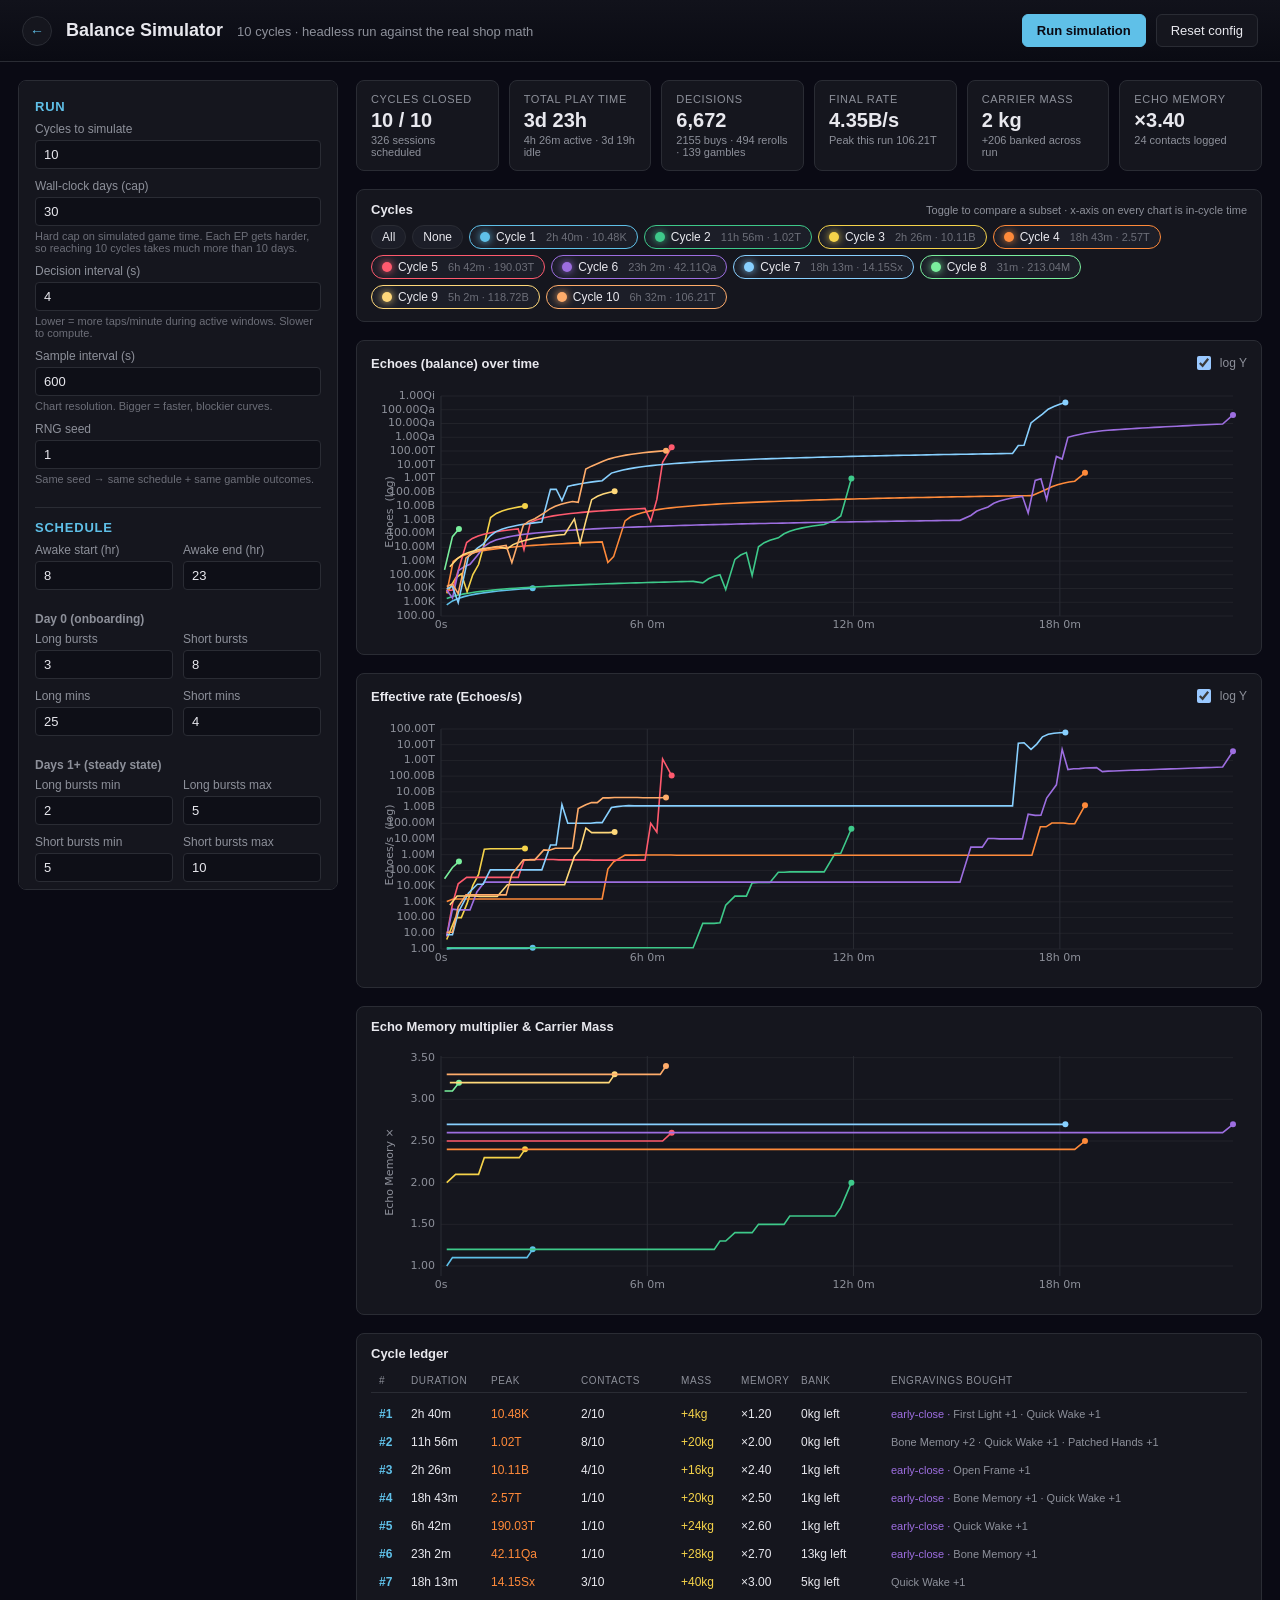
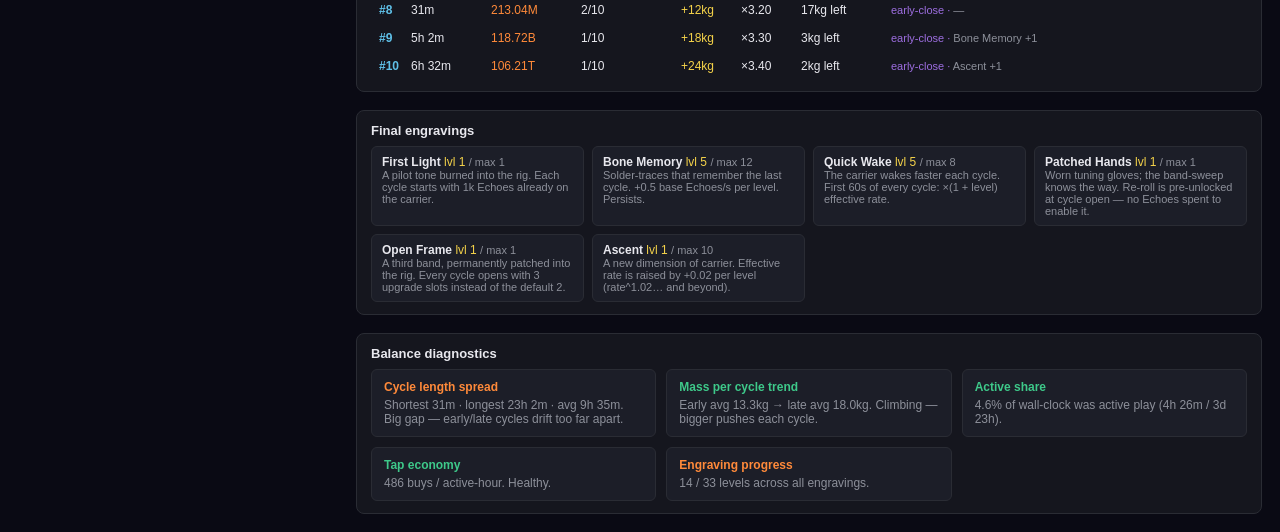
<file: simulate.html>
<!DOCTYPE html>
<html lang="en">
<head>
  <meta charset="UTF-8" />
  <meta name="viewport" content="width=device-width, initial-scale=1.0" />
  <title>Echoes — Balance Simulator</title>
  <meta name="theme-color" content="#0a0a14" />
  <meta name="color-scheme" content="dark" />
  <meta name="robots" content="noindex" />
  <link rel="icon" href="./favicon.svg" type="image/svg+xml" />
  <link rel="stylesheet" href="./styles/sim.css" />
</head>
<body>
  <header class="sim-header">
    <div class="title">
      <a href="./" class="back" title="Back to game">←</a>
      <h1>Balance Simulator</h1>
      <span class="subtitle">10 cycles · headless run against the real shop math</span>
    </div>
    <div class="header-actions">
      <button id="runBtn" class="primary">Run simulation</button>
      <button id="resetBtn">Reset config</button>
    </div>
  </header>

  <main class="sim-main">
    <aside class="sim-controls" id="controls">
      <section>
        <h2>Run</h2>
        <label>Cycles to simulate
          <input type="number" id="ctl-cycles" min="1" max="50" value="10" />
        </label>
        <label>Wall-clock days (cap)
          <input type="number" id="ctl-days" min="1" max="120" value="30" />
          <span class="help">Hard cap on simulated game time. Each EP gets harder, so reaching 10 cycles takes much more than 10 days.</span>
        </label>
        <label>Decision interval (s)
          <input type="number" id="ctl-active-tick" min="1" max="30" value="4" />
          <span class="help">Lower = more taps/minute during active windows. Slower to compute.</span>
        </label>
        <label>Sample interval (s)
          <input type="number" id="ctl-sample" min="60" max="3600" value="600" step="60" />
          <span class="help">Chart resolution. Bigger = faster, blockier curves.</span>
        </label>
        <label>RNG seed
          <input type="number" id="ctl-seed" value="1" />
          <span class="help">Same seed → same schedule + same gamble outcomes.</span>
        </label>
      </section>

      <section>
        <h2>Schedule</h2>
        <div class="row">
          <label>Awake start (hr)
            <input type="number" id="ctl-awake-start" min="0" max="23" value="8" />
          </label>
          <label>Awake end (hr)
            <input type="number" id="ctl-awake-end" min="1" max="24" value="23" />
          </label>
        </div>
        <h3>Day 0 (onboarding)</h3>
        <div class="row">
          <label>Long bursts <input type="number" id="ctl-opener-long" min="0" max="20" value="3" /></label>
          <label>Short bursts <input type="number" id="ctl-opener-short" min="0" max="40" value="8" /></label>
        </div>
        <div class="row">
          <label>Long mins <input type="number" id="ctl-opener-long-min" min="1" max="180" value="25" /></label>
          <label>Short mins <input type="number" id="ctl-opener-short-min" min="1" max="60" value="4" /></label>
        </div>
        <h3>Days 1+ (steady state)</h3>
        <div class="row">
          <label>Long bursts min <input type="number" id="ctl-long-min" min="0" max="20" value="2" /></label>
          <label>Long bursts max <input type="number" id="ctl-long-max" min="0" max="20" value="5" /></label>
        </div>
        <div class="row">
          <label>Short bursts min <input type="number" id="ctl-short-min" min="0" max="40" value="5" /></label>
          <label>Short bursts max <input type="number" id="ctl-short-max" min="0" max="40" value="10" /></label>
        </div>
        <div class="row">
          <label>Long mins <input type="number" id="ctl-long-len" min="1" max="180" value="15" /></label>
          <label>Short mins <input type="number" id="ctl-short-len" min="1" max="60" value="2" /></label>
        </div>
      </section>

      <section>
        <h2>Player policy</h2>
        <label>Permanent payback ≤ (s)
          <input type="number" id="ctl-payback" min="10" max="86400" value="10800" step="60" />
          <span class="help">Buy a permanent if cost / marginal-rate ≤ this. Default 3 h — muls compound, so even a long-payback buy frees up the next decade.</span>
        </label>
        <label>Buff cost ≤ (s of rate)
          <input type="number" id="ctl-buff-cost" min="1" max="7200" value="1800" step="30" />
          <span class="help">Carriers stack — real play spams them.</span>
        </label>
        <label>Reroll budget (s of rate)
          <input type="number" id="ctl-reroll" min="0" max="3600" value="600" step="10" />
        </label>
        <label class="check">
          <input type="checkbox" id="ctl-gamble" checked /> Allow gambles (EV ≥ break-even, wager ≤ 25% of bal)
        </label>
        <label>Early-close ETA (hours)
          <input type="number" id="ctl-early-close" min="0" max="240" value="6" step="1" />
          <span class="help">Close mid-cycle if the next milestone is more than N hours away at current rate. Set 240 to disable. Real players make this tradeoff routinely — less mass per cycle, but the EP advances.</span>
        </label>
      </section>

      <section>
        <h2>Carry-in</h2>
        <p class="help">Simulate a returning player with existing engravings/mass. Leave at 0 for a brand-new save.</p>
        <label>Carrier Mass (kg)
          <input type="number" id="ctl-start-mass" min="0" max="10000" value="0" />
        </label>
        <label>Echo Memory (shards/contacts)
          <input type="number" id="ctl-start-memory" min="0" max="1000" value="0" />
        </label>
        <p class="help">After cycle close the simulator greedy-spends mass on engravings: First Light → Patched Hands → Open Frame → Quick Wake → Bone Memory → Ascent.</p>
      </section>
    </aside>

    <section class="sim-output" id="output">
      <div class="summary-cards" id="summary"></div>

      <div class="chart-pane cycle-chips-pane">
        <header><h3>Cycles</h3><span class="help">Toggle to compare a subset · x-axis on every chart is in-cycle time</span></header>
        <div id="cycleChips" class="cycle-chips"></div>
      </div>

      <div class="chart-pane">
        <header>
          <h3>Echoes (balance) over time</h3>
          <div class="legend-toggle">
            <label class="check"><input type="checkbox" id="tog-balance-log" checked /> log Y</label>
          </div>
        </header>
        <canvas id="chart-balance"></canvas>
      </div>

      <div class="chart-pane">
        <header><h3>Effective rate (Echoes/s)</h3>
          <div class="legend-toggle">
            <label class="check"><input type="checkbox" id="tog-rate-log" checked /> log Y</label>
          </div>
        </header>
        <canvas id="chart-rate"></canvas>
      </div>

      <div class="chart-pane">
        <header><h3>Echo Memory multiplier &amp; Carrier Mass</h3></header>
        <canvas id="chart-memory"></canvas>
      </div>

      <div class="chart-pane table">
        <header><h3>Cycle ledger</h3></header>
        <div id="cycleTable" class="cycle-table"></div>
      </div>

      <div class="chart-pane table">
        <header><h3>Final engravings</h3></header>
        <div id="engravings" class="engravings"></div>
      </div>

      <div class="chart-pane">
        <header><h3>Balance diagnostics</h3></header>
        <div id="diagnostics" class="diagnostics"></div>
      </div>
    </section>
  </main>

  <div id="status" class="status"></div>

  <script type="module" src="./src/sim/main.js"></script>
</body>
</html>
</file>
<file: styles/sim.css>
:root {
  color-scheme: dark;
  --bg: #0a0a14;
  --bg-card: #15161e;
  --bg-card-hi: #1c1e28;
  --border: #2a2c34;
  --text: #e8e8ee;
  --text-dim: #8d909a;
  --accent: #5fc0e8;
  --accent-warm: #ff8a3a;
  --accent-mass: #f5d34a;
  --accent-mem: #9d6ee0;
  --good: #3ec98a;
  --bad: #ff5a6e;
  --font: -apple-system, BlinkMacSystemFont, "Segoe UI", Helvetica, Arial, sans-serif;
}

* { box-sizing: border-box; }

html, body {
  margin: 0; padding: 0;
  background: var(--bg); color: var(--text); font-family: var(--font);
  min-height: 100vh;
}

a { color: var(--accent); text-decoration: none; }

.sim-header {
  display: flex; justify-content: space-between; align-items: center;
  padding: 14px 22px; border-bottom: 1px solid var(--border);
  background: linear-gradient(180deg, #11121b 0%, #0a0b13 100%);
  position: sticky; top: 0; z-index: 10;
}

.sim-header .title { display: flex; align-items: baseline; gap: 14px; }
.sim-header h1 { font-size: 18px; font-weight: 600; margin: 0; }
.sim-header .subtitle { color: var(--text-dim); font-size: 13px; }
.sim-header .back {
  display: inline-flex; align-items: center; justify-content: center;
  width: 30px; height: 30px; border-radius: 50%;
  background: var(--bg-card); border: 1px solid var(--border);
  font-size: 14px;
}

.header-actions { display: flex; gap: 10px; }

button {
  background: var(--bg-card); color: var(--text);
  border: 1px solid var(--border); border-radius: 6px;
  padding: 8px 14px; font: inherit; font-size: 13px;
  cursor: pointer; transition: background 0.15s, border-color 0.15s;
}
button:hover { background: var(--bg-card-hi); border-color: #3a3d48; }
button.primary { background: var(--accent); color: #0a0a14; border-color: var(--accent); font-weight: 600; }
button.primary:hover { background: #7accef; }
button:disabled { opacity: 0.5; cursor: wait; }

.sim-main {
  display: grid;
  grid-template-columns: 320px 1fr;
  gap: 18px; padding: 18px;
  align-items: start;
  max-width: 1900px; margin: 0 auto;
}

.sim-controls {
  background: var(--bg-card); border: 1px solid var(--border); border-radius: 8px;
  padding: 6px 16px 16px;
  position: sticky; top: 70px;
  max-height: calc(100vh - 90px); overflow: auto;
}
.sim-controls section { border-bottom: 1px solid var(--border); padding: 12px 0; }
.sim-controls section:last-child { border-bottom: none; }
.sim-controls h2 { font-size: 13px; font-weight: 600; margin: 0 0 8px; color: var(--accent); text-transform: uppercase; letter-spacing: 0.06em; }
.sim-controls h3 { font-size: 12px; font-weight: 600; margin: 12px 0 6px; color: var(--text-dim); }
.sim-controls label {
  display: flex; flex-direction: column; gap: 4px;
  font-size: 12px; color: var(--text-dim); margin-bottom: 10px;
}
.sim-controls label.check { flex-direction: row; align-items: center; gap: 8px; }
.sim-controls label.check input { width: 16px; height: 16px; }
.sim-controls .row { display: grid; grid-template-columns: 1fr 1fr; gap: 10px; }
.sim-controls input[type="number"] {
  background: #0e0f17; color: var(--text); border: 1px solid var(--border);
  padding: 6px 8px; border-radius: 4px; font: inherit; font-size: 13px;
  width: 100%;
}
.sim-controls .help { font-size: 11px; color: #6c6e78; font-weight: normal; }

.sim-output { display: flex; flex-direction: column; gap: 18px; min-width: 0; }

.summary-cards {
  display: grid; grid-template-columns: repeat(auto-fit, minmax(140px, 1fr));
  gap: 10px;
}
.summary-card {
  background: var(--bg-card); border: 1px solid var(--border); border-radius: 8px;
  padding: 12px 14px;
}
.summary-card .label { font-size: 11px; color: var(--text-dim); text-transform: uppercase; letter-spacing: 0.06em; }
.summary-card .value { font-size: 20px; font-weight: 600; margin-top: 4px; color: var(--text); }
.summary-card .sub { font-size: 11px; color: var(--text-dim); margin-top: 2px; }

.chart-pane {
  background: var(--bg-card); border: 1px solid var(--border); border-radius: 8px;
  padding: 12px 14px;
  min-height: 0;
}
.chart-pane header { display: flex; justify-content: space-between; align-items: center; margin-bottom: 8px; }
.chart-pane h3 { font-size: 13px; margin: 0; font-weight: 600; color: var(--text); }
.chart-pane canvas {
  display: block; width: 100%; height: 260px;
}
.chart-pane.table canvas { display: none; }
.chart-pane.cycle-chips-pane canvas { display: none; }
.chart-pane header .help { font-size: 11px; color: var(--text-dim); margin-left: 8px; }

.cycle-chips { display: flex; flex-wrap: wrap; gap: 6px; }
.cycle-chips .chip,
.cycle-chips .chip-action {
  display: inline-flex; align-items: center; gap: 6px;
  background: var(--bg-card-hi); color: var(--text-dim);
  border: 1px solid var(--border); border-radius: 14px;
  padding: 4px 10px; font-size: 12px; cursor: pointer;
  font-family: var(--font);
}
.cycle-chips .chip .meta { color: #6c6e78; font-size: 11px; margin-left: 4px; }
.cycle-chips .chip .dot {
  width: 10px; height: 10px; border-radius: 50%;
  background: var(--c); opacity: 0.35; box-shadow: inset 0 0 0 1px rgba(255,255,255,0.05);
}
.cycle-chips .chip.on { color: var(--text); border-color: var(--c); }
.cycle-chips .chip.on .dot { opacity: 1; box-shadow: 0 0 8px var(--c); }
.cycle-chips .chip-action { color: var(--text); }
.cycle-chips .chip:hover, .cycle-chips .chip-action:hover { background: #25272f; }


.legend-toggle .check { display: inline-flex; align-items: center; gap: 6px; color: var(--text-dim); font-size: 12px; }
.legend-toggle .check input { width: 14px; height: 14px; }

.cycle-table {
  display: grid;
  grid-template-columns: 32px 80px 90px 100px 60px 60px 90px 1fr;
  font-size: 12px;
  row-gap: 2px;
  align-items: center;
}
.cycle-table .head {
  font-size: 10px; text-transform: uppercase; letter-spacing: 0.06em;
  color: var(--text-dim); padding-bottom: 6px; border-bottom: 1px solid var(--border);
  margin-bottom: 6px;
}
.cycle-table .cell { padding: 6px 8px; }
.cycle-table .cell.num { color: var(--accent); font-weight: 600; }
.cycle-table .cell.mass { color: var(--accent-mass); }
.cycle-table .cell.peak { color: var(--accent-warm); }
.cycle-table .cell.eng { font-size: 11px; color: var(--text-dim); }

.engravings { display: grid; grid-template-columns: repeat(auto-fit, minmax(180px, 1fr)); gap: 8px; font-size: 12px; }
.engravings .eng {
  background: var(--bg-card-hi); border: 1px solid var(--border); border-radius: 6px;
  padding: 8px 10px;
}
.engravings .eng .name { font-weight: 600; }
.engravings .eng .lvl { color: var(--accent-mass); }
.engravings .eng .max { color: var(--text-dim); font-size: 11px; }

.diagnostics {
  display: grid; grid-template-columns: repeat(auto-fit, minmax(260px, 1fr)); gap: 10px;
  font-size: 12px;
}
.diag {
  background: var(--bg-card-hi); border: 1px solid var(--border); border-radius: 6px;
  padding: 10px 12px;
}
.diag .title { font-weight: 600; margin-bottom: 4px; }
.diag.bad .title { color: var(--bad); }
.diag.warn .title { color: var(--accent-warm); }
.diag.ok .title { color: var(--good); }
.diag .desc { color: var(--text-dim); }

.status {
  position: fixed; bottom: 16px; right: 16px;
  background: var(--bg-card); border: 1px solid var(--border); border-radius: 6px;
  padding: 8px 14px; font-size: 12px; color: var(--text-dim);
  opacity: 0; transition: opacity 0.2s;
  pointer-events: none;
}
.status.show { opacity: 1; }
.status.error { color: var(--bad); border-color: var(--bad); }

@media (max-width: 900px) {
  .sim-main { grid-template-columns: 1fr; }
  .sim-controls { position: static; max-height: none; }
}
</file>
